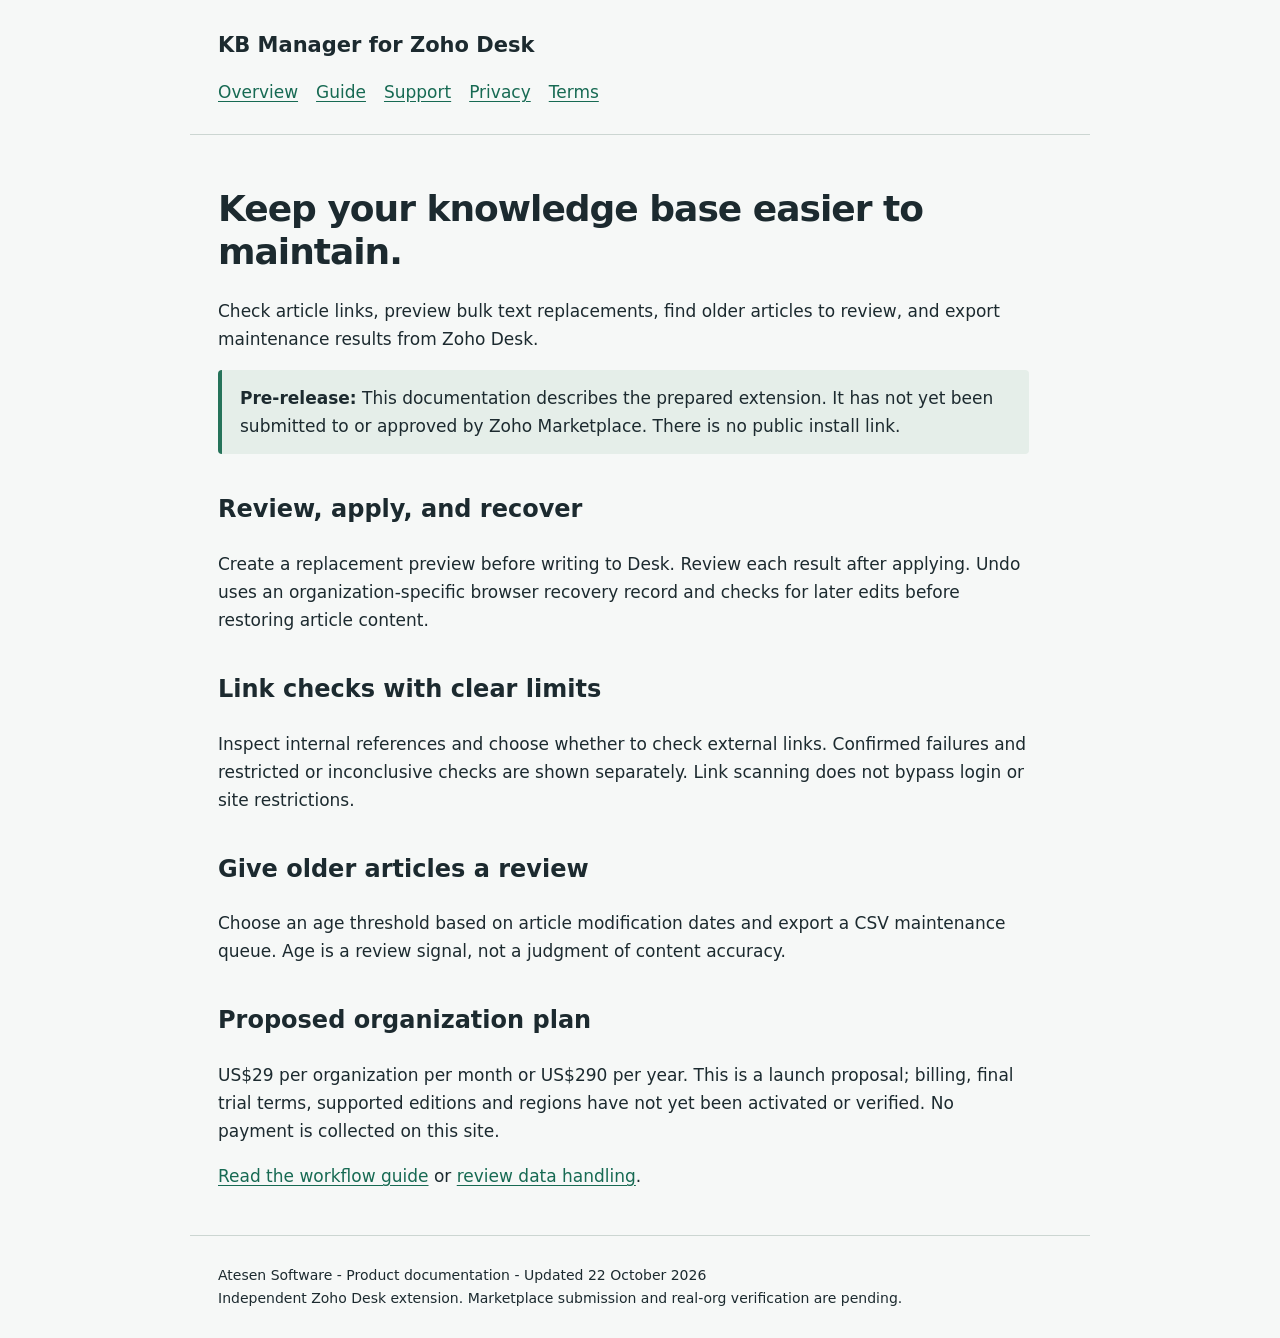
<file: index.html>
<!doctype html><html lang="en"><head><meta charset="utf-8"><meta name="viewport" content="width=device-width,initial-scale=1"><title>Overview | KB Manager for Zoho Desk</title><link rel="stylesheet" href="style.css"></head><body><header><strong>KB Manager for Zoho Desk</strong><nav aria-label="Main"><a href="index.html">Overview</a><a href="guide.html">Guide</a><a href="support.html">Support</a><a href="privacy.html">Privacy</a><a href="terms.html">Terms</a></nav></header><main><h1>Keep your knowledge base easier to maintain.</h1><p>Check article links, preview bulk text replacements, find older articles to review, and export maintenance results from Zoho Desk.</p><p class="status"><strong>Pre-release:</strong> This documentation describes the prepared extension. It has not yet been submitted to or approved by Zoho Marketplace. There is no public install link.</p><h2>Review, apply, and recover</h2><p>Create a replacement preview before writing to Desk. Review each result after applying. Undo uses an organization-specific browser recovery record and checks for later edits before restoring article content.</p><h2>Link checks with clear limits</h2><p>Inspect internal references and choose whether to check external links. Confirmed failures and restricted or inconclusive checks are shown separately. Link scanning does not bypass login or site restrictions.</p><h2>Give older articles a review</h2><p>Choose an age threshold based on article modification dates and export a CSV maintenance queue. Age is a review signal, not a judgment of content accuracy.</p><h2>Proposed organization plan</h2><p>US$29 per organization per month or US$290 per year. This is a launch proposal; billing, final trial terms, supported editions and regions have not yet been activated or verified. No payment is collected on this site.</p><p><a href="guide.html">Read the workflow guide</a> or <a href="privacy.html">review data handling</a>.</p></main><footer>Atesen Software - Product documentation - Updated 22 October 2026<br>Independent Zoho Desk extension. Marketplace submission and real-org verification are pending.</footer></body></html>
</file>
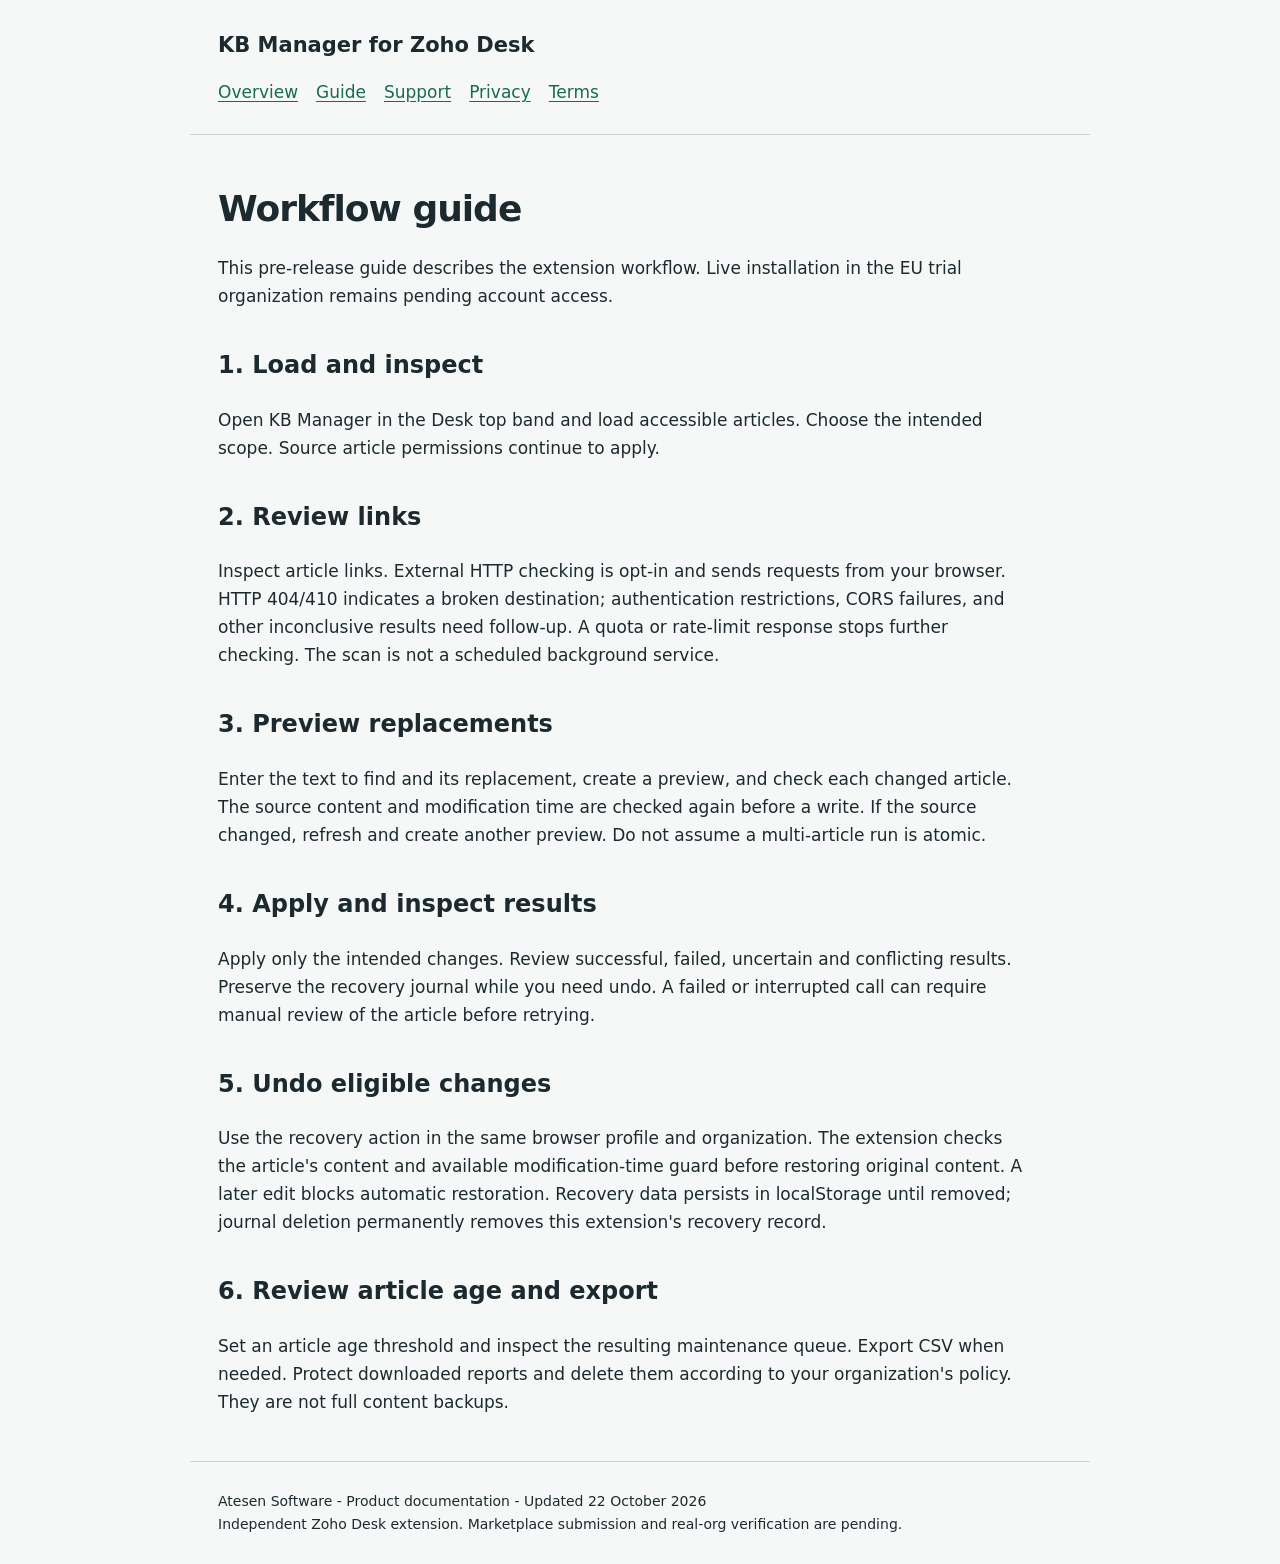
<file: guide.html>
<!doctype html><html lang="en"><head><meta charset="utf-8"><meta name="viewport" content="width=device-width,initial-scale=1"><title>Guide | KB Manager for Zoho Desk</title><link rel="stylesheet" href="style.css"></head><body><header><strong>KB Manager for Zoho Desk</strong><nav aria-label="Main"><a href="index.html">Overview</a><a href="guide.html">Guide</a><a href="support.html">Support</a><a href="privacy.html">Privacy</a><a href="terms.html">Terms</a></nav></header><main><h1>Workflow guide</h1>
<p>This pre-release guide describes the extension workflow. Live installation in the EU trial organization remains pending account access.</p>
<h2>1. Load and inspect</h2>
<p>Open KB Manager in the Desk top band and load accessible articles. Choose the intended scope. Source article permissions continue to apply.</p>
<h2>2. Review links</h2>
<p>Inspect article links. External HTTP checking is opt-in and sends requests from your browser. HTTP 404/410 indicates a broken destination; authentication restrictions, CORS failures, and other inconclusive results need follow-up. A quota or rate-limit response stops further checking. The scan is not a scheduled background service.</p>
<h2>3. Preview replacements</h2>
<p>Enter the text to find and its replacement, create a preview, and check each changed article. The source content and modification time are checked again before a write. If the source changed, refresh and create another preview. Do not assume a multi-article run is atomic.</p>
<h2>4. Apply and inspect results</h2>
<p>Apply only the intended changes. Review successful, failed, uncertain and conflicting results. Preserve the recovery journal while you need undo. A failed or interrupted call can require manual review of the article before retrying.</p>
<h2>5. Undo eligible changes</h2>
<p>Use the recovery action in the same browser profile and organization. The extension checks the article's content and available modification-time guard before restoring original content. A later edit blocks automatic restoration. Recovery data persists in localStorage until removed; journal deletion permanently removes this extension's recovery record.</p>
<h2>6. Review article age and export</h2>
<p>Set an article age threshold and inspect the resulting maintenance queue. Export CSV when needed. Protect downloaded reports and delete them according to your organization's policy. They are not full content backups.</p></main><footer>Atesen Software - Product documentation - Updated 22 October 2026<br>Independent Zoho Desk extension. Marketplace submission and real-org verification are pending.</footer></body></html>
</file>
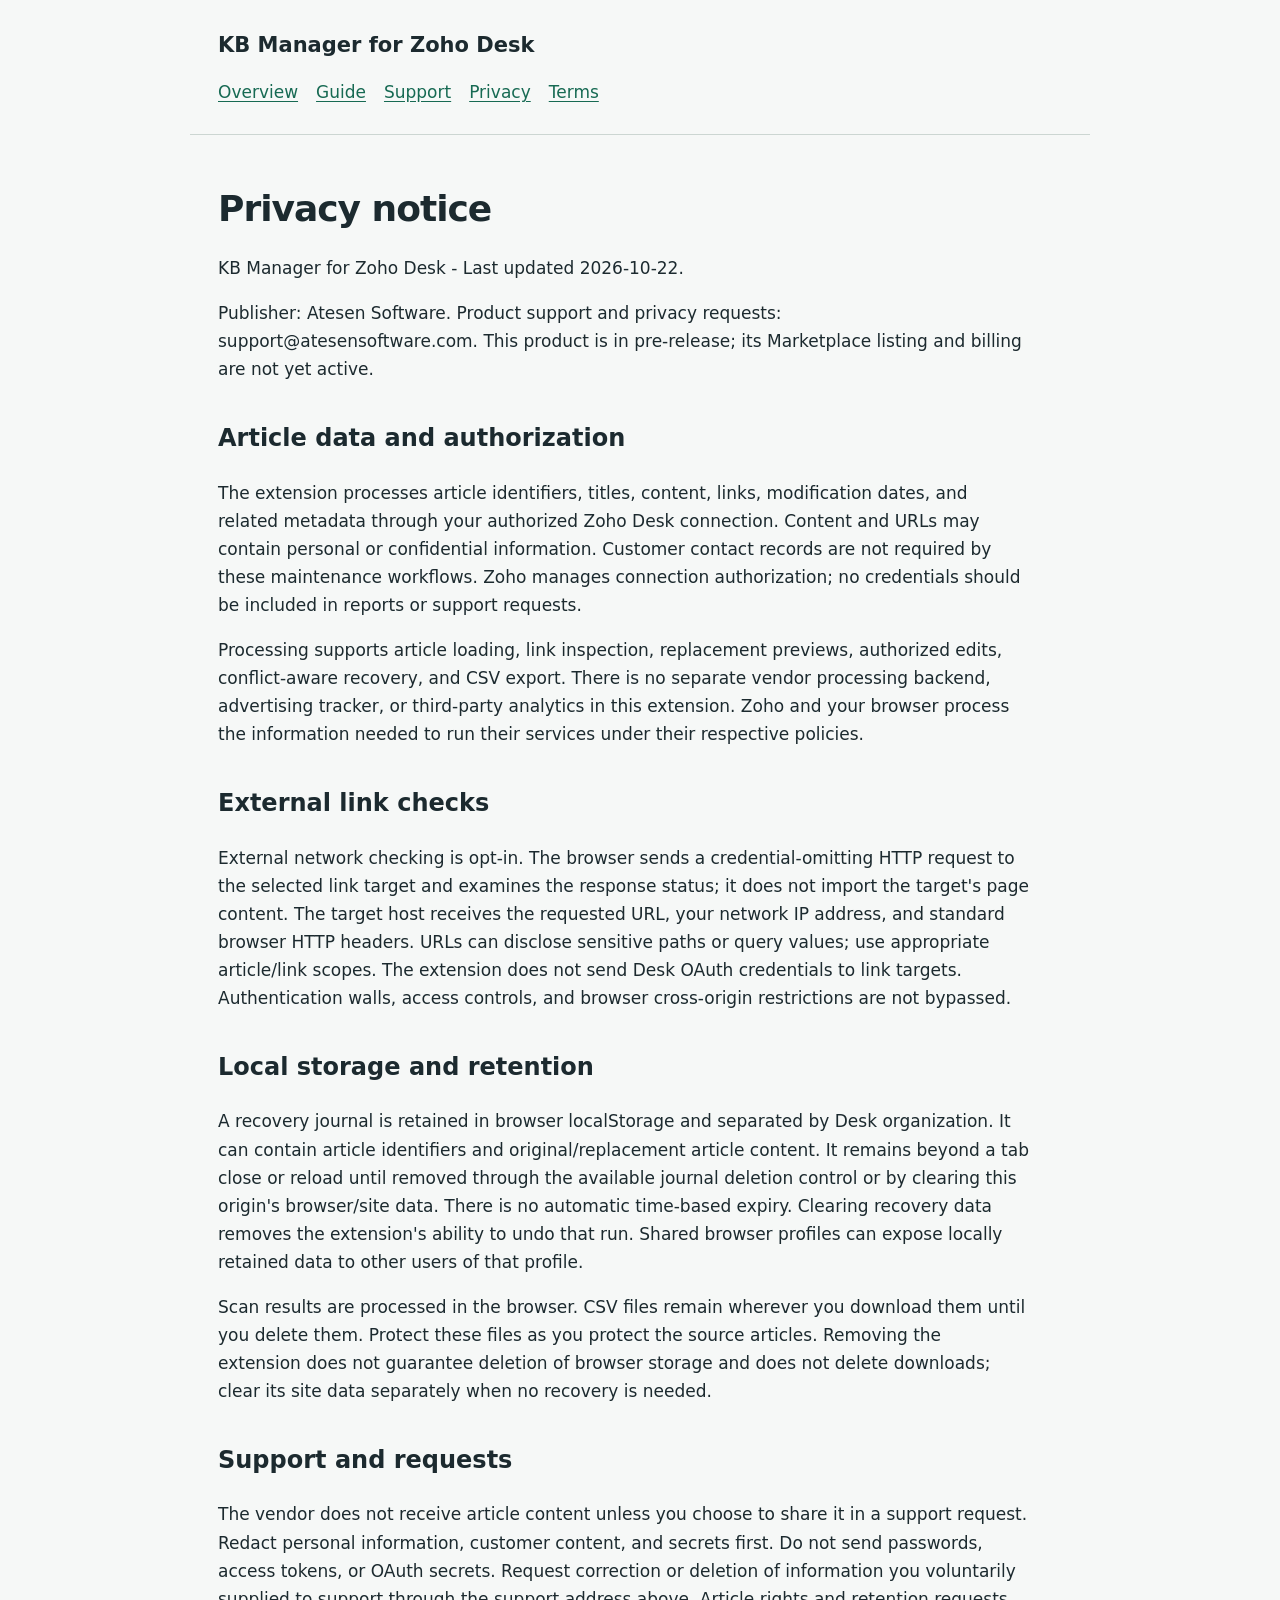
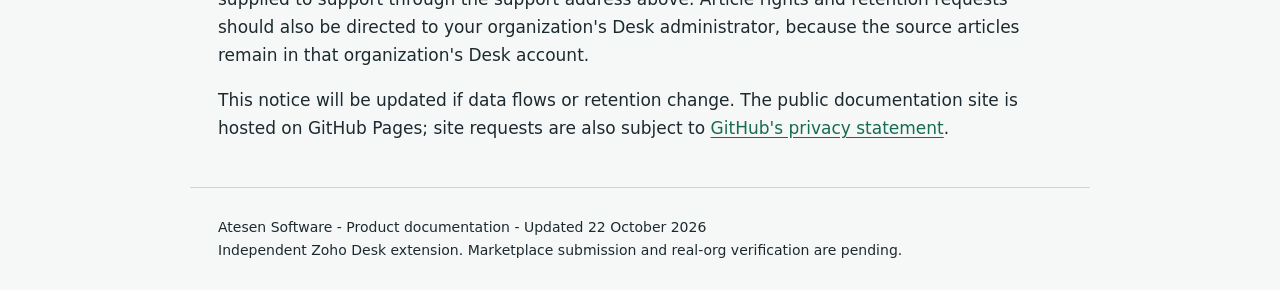
<file: privacy.html>
<!doctype html><html lang="en"><head><meta charset="utf-8"><meta name="viewport" content="width=device-width,initial-scale=1"><title>Privacy | KB Manager for Zoho Desk</title><link rel="stylesheet" href="style.css"></head><body><header><strong>KB Manager for Zoho Desk</strong><nav aria-label="Main"><a href="index.html">Overview</a><a href="guide.html">Guide</a><a href="support.html">Support</a><a href="privacy.html">Privacy</a><a href="terms.html">Terms</a></nav></header><main><h1>Privacy notice</h1>
<p>KB Manager for Zoho Desk - Last updated 2026-10-22.</p>
<p>Publisher: Atesen Software. Product support and privacy requests: support@atesensoftware.com. This product is in pre-release; its Marketplace listing and billing are not yet active.</p>
<h2>Article data and authorization</h2>
<p>The extension processes article identifiers, titles, content, links, modification dates, and related metadata through your authorized Zoho Desk connection. Content and URLs may contain personal or confidential information. Customer contact records are not required by these maintenance workflows. Zoho manages connection authorization; no credentials should be included in reports or support requests.</p>
<p>Processing supports article loading, link inspection, replacement previews, authorized edits, conflict-aware recovery, and CSV export. There is no separate vendor processing backend, advertising tracker, or third-party analytics in this extension. Zoho and your browser process the information needed to run their services under their respective policies.</p>
<h2>External link checks</h2>
<p>External network checking is opt-in. The browser sends a credential-omitting HTTP request to the selected link target and examines the response status; it does not import the target's page content. The target host receives the requested URL, your network IP address, and standard browser HTTP headers. URLs can disclose sensitive paths or query values; use appropriate article/link scopes. The extension does not send Desk OAuth credentials to link targets. Authentication walls, access controls, and browser cross-origin restrictions are not bypassed.</p>
<h2>Local storage and retention</h2>
<p>A recovery journal is retained in browser localStorage and separated by Desk organization. It can contain article identifiers and original/replacement article content. It remains beyond a tab close or reload until removed through the available journal deletion control or by clearing this origin's browser/site data. There is no automatic time-based expiry. Clearing recovery data removes the extension's ability to undo that run. Shared browser profiles can expose locally retained data to other users of that profile.</p>
<p>Scan results are processed in the browser. CSV files remain wherever you download them until you delete them. Protect these files as you protect the source articles. Removing the extension does not guarantee deletion of browser storage and does not delete downloads; clear its site data separately when no recovery is needed.</p>
<h2>Support and requests</h2>
<p>The vendor does not receive article content unless you choose to share it in a support request. Redact personal information, customer content, and secrets first. Do not send passwords, access tokens, or OAuth secrets. Request correction or deletion of information you voluntarily supplied to support through the support address above. Article rights and retention requests should also be directed to your organization's Desk administrator, because the source articles remain in that organization's Desk account.</p>
<p>This notice will be updated if data flows or retention change. The public documentation site is hosted on GitHub Pages; site requests are also subject to <a href="https://docs.github.com/en/site-policy/privacy-policies/github-general-privacy-statement">GitHub's privacy statement</a>.</p></main><footer>Atesen Software - Product documentation - Updated 22 October 2026<br>Independent Zoho Desk extension. Marketplace submission and real-org verification are pending.</footer></body></html>
</file>
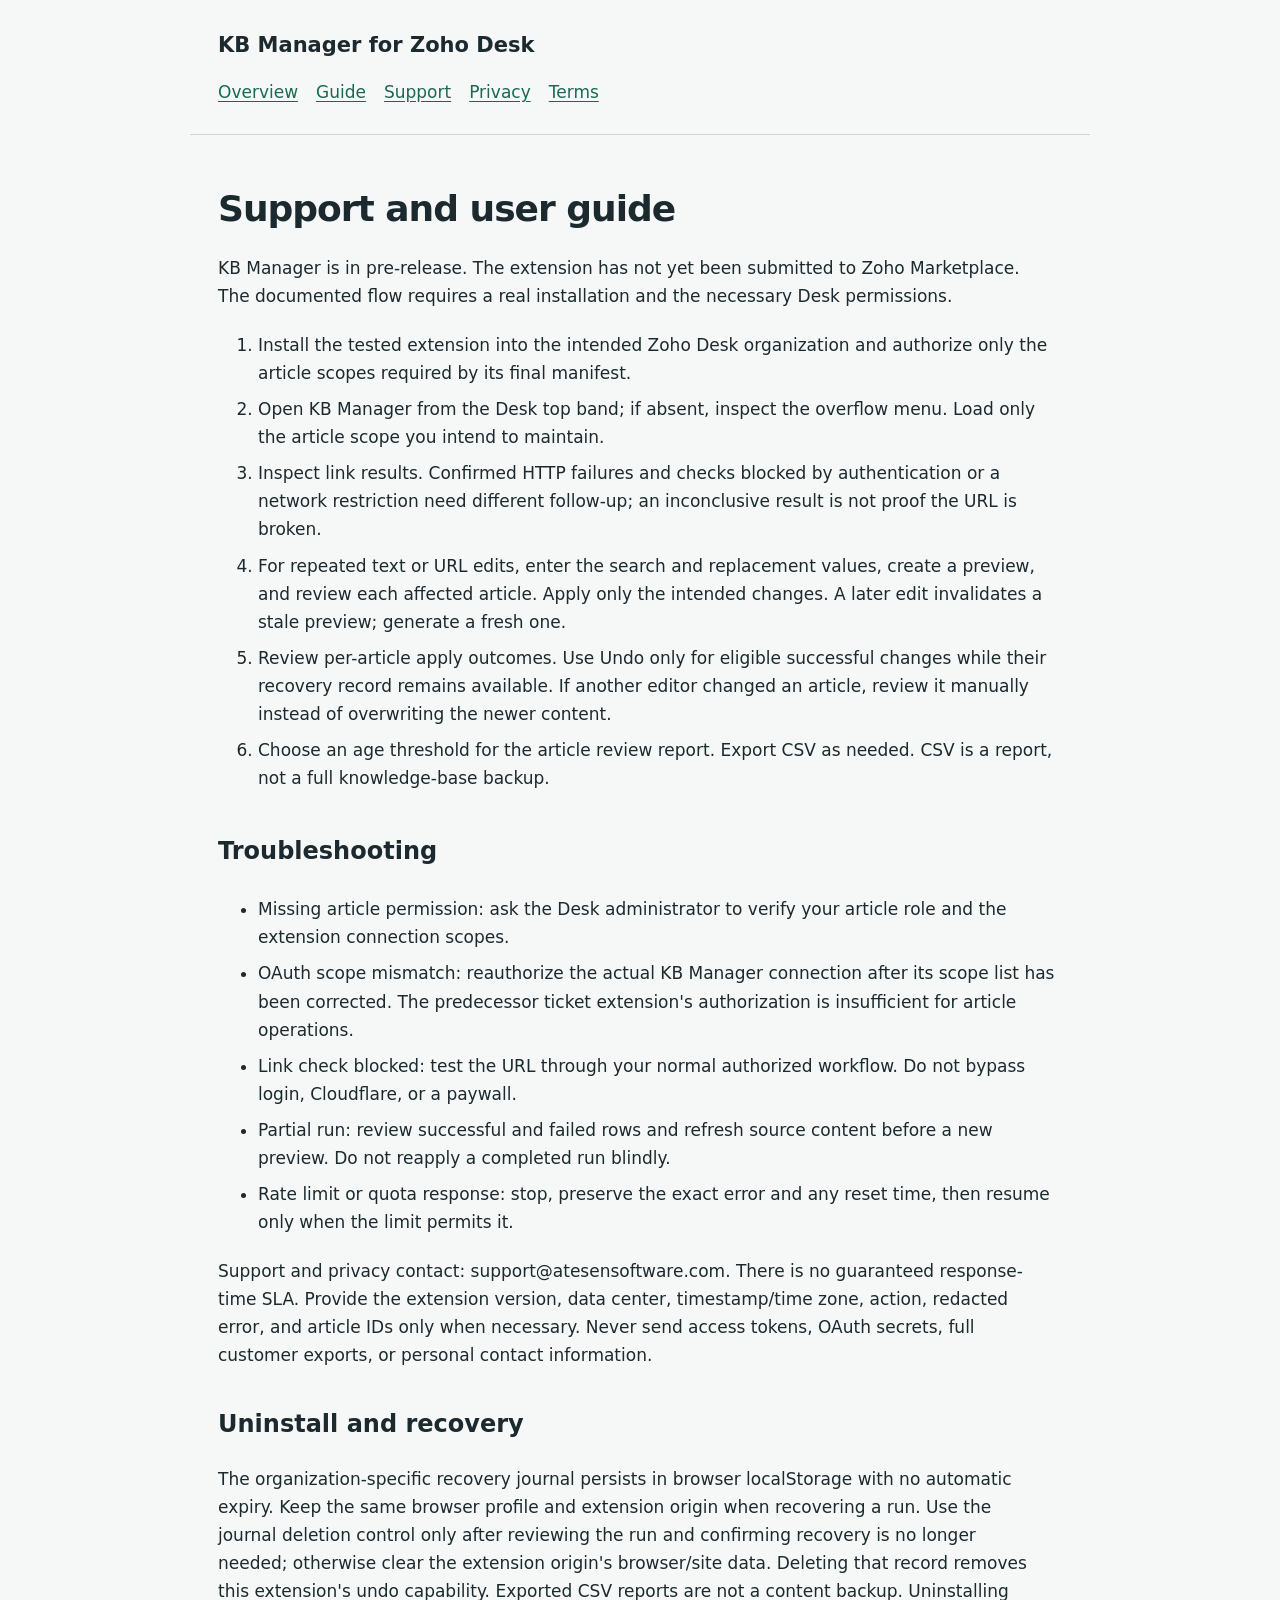
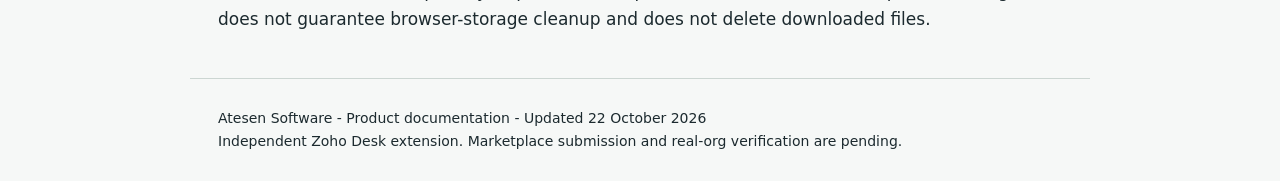
<file: support.html>
<!doctype html><html lang="en"><head><meta charset="utf-8"><meta name="viewport" content="width=device-width,initial-scale=1"><title>Support | KB Manager for Zoho Desk</title><link rel="stylesheet" href="style.css"></head><body><header><strong>KB Manager for Zoho Desk</strong><nav aria-label="Main"><a href="index.html">Overview</a><a href="guide.html">Guide</a><a href="support.html">Support</a><a href="privacy.html">Privacy</a><a href="terms.html">Terms</a></nav></header><main><h1>Support and user guide</h1>
<p>KB Manager is in pre-release. The extension has not yet been submitted to Zoho Marketplace. The documented flow requires a real installation and the necessary Desk permissions.</p>
<ol>
<li>Install the tested extension into the intended Zoho Desk organization and authorize only the article scopes required by its final manifest.</li>
<li>Open KB Manager from the Desk top band; if absent, inspect the overflow menu. Load only the article scope you intend to maintain.</li>
<li>Inspect link results. Confirmed HTTP failures and checks blocked by authentication or a network restriction need different follow-up; an inconclusive result is not proof the URL is broken.</li>
<li>For repeated text or URL edits, enter the search and replacement values, create a preview, and review each affected article. Apply only the intended changes. A later edit invalidates a stale preview; generate a fresh one.</li>
<li>Review per-article apply outcomes. Use Undo only for eligible successful changes while their recovery record remains available. If another editor changed an article, review it manually instead of overwriting the newer content.</li>
<li>Choose an age threshold for the article review report. Export CSV as needed. CSV is a report, not a full knowledge-base backup.</li>
</ol>
<h2>Troubleshooting</h2>
<ul>
<li>Missing article permission: ask the Desk administrator to verify your article role and the extension connection scopes.</li>
<li>OAuth scope mismatch: reauthorize the actual KB Manager connection after its scope list has been corrected. The predecessor ticket extension's authorization is insufficient for article operations.</li>
<li>Link check blocked: test the URL through your normal authorized workflow. Do not bypass login, Cloudflare, or a paywall.</li>
<li>Partial run: review successful and failed rows and refresh source content before a new preview. Do not reapply a completed run blindly.</li>
<li>Rate limit or quota response: stop, preserve the exact error and any reset time, then resume only when the limit permits it.</li>
</ul>
<p>Support and privacy contact: support@atesensoftware.com. There is no guaranteed response-time SLA. Provide the extension version, data center, timestamp/time zone, action, redacted error, and article IDs only when necessary. Never send access tokens, OAuth secrets, full customer exports, or personal contact information.</p>
<h2>Uninstall and recovery</h2>
<p>The organization-specific recovery journal persists in browser localStorage with no automatic expiry. Keep the same browser profile and extension origin when recovering a run. Use the journal deletion control only after reviewing the run and confirming recovery is no longer needed; otherwise clear the extension origin's browser/site data. Deleting that record removes this extension's undo capability. Exported CSV reports are not a content backup. Uninstalling does not guarantee browser-storage cleanup and does not delete downloaded files.</p></main><footer>Atesen Software - Product documentation - Updated 22 October 2026<br>Independent Zoho Desk extension. Marketplace submission and real-org verification are pending.</footer></body></html>
</file>
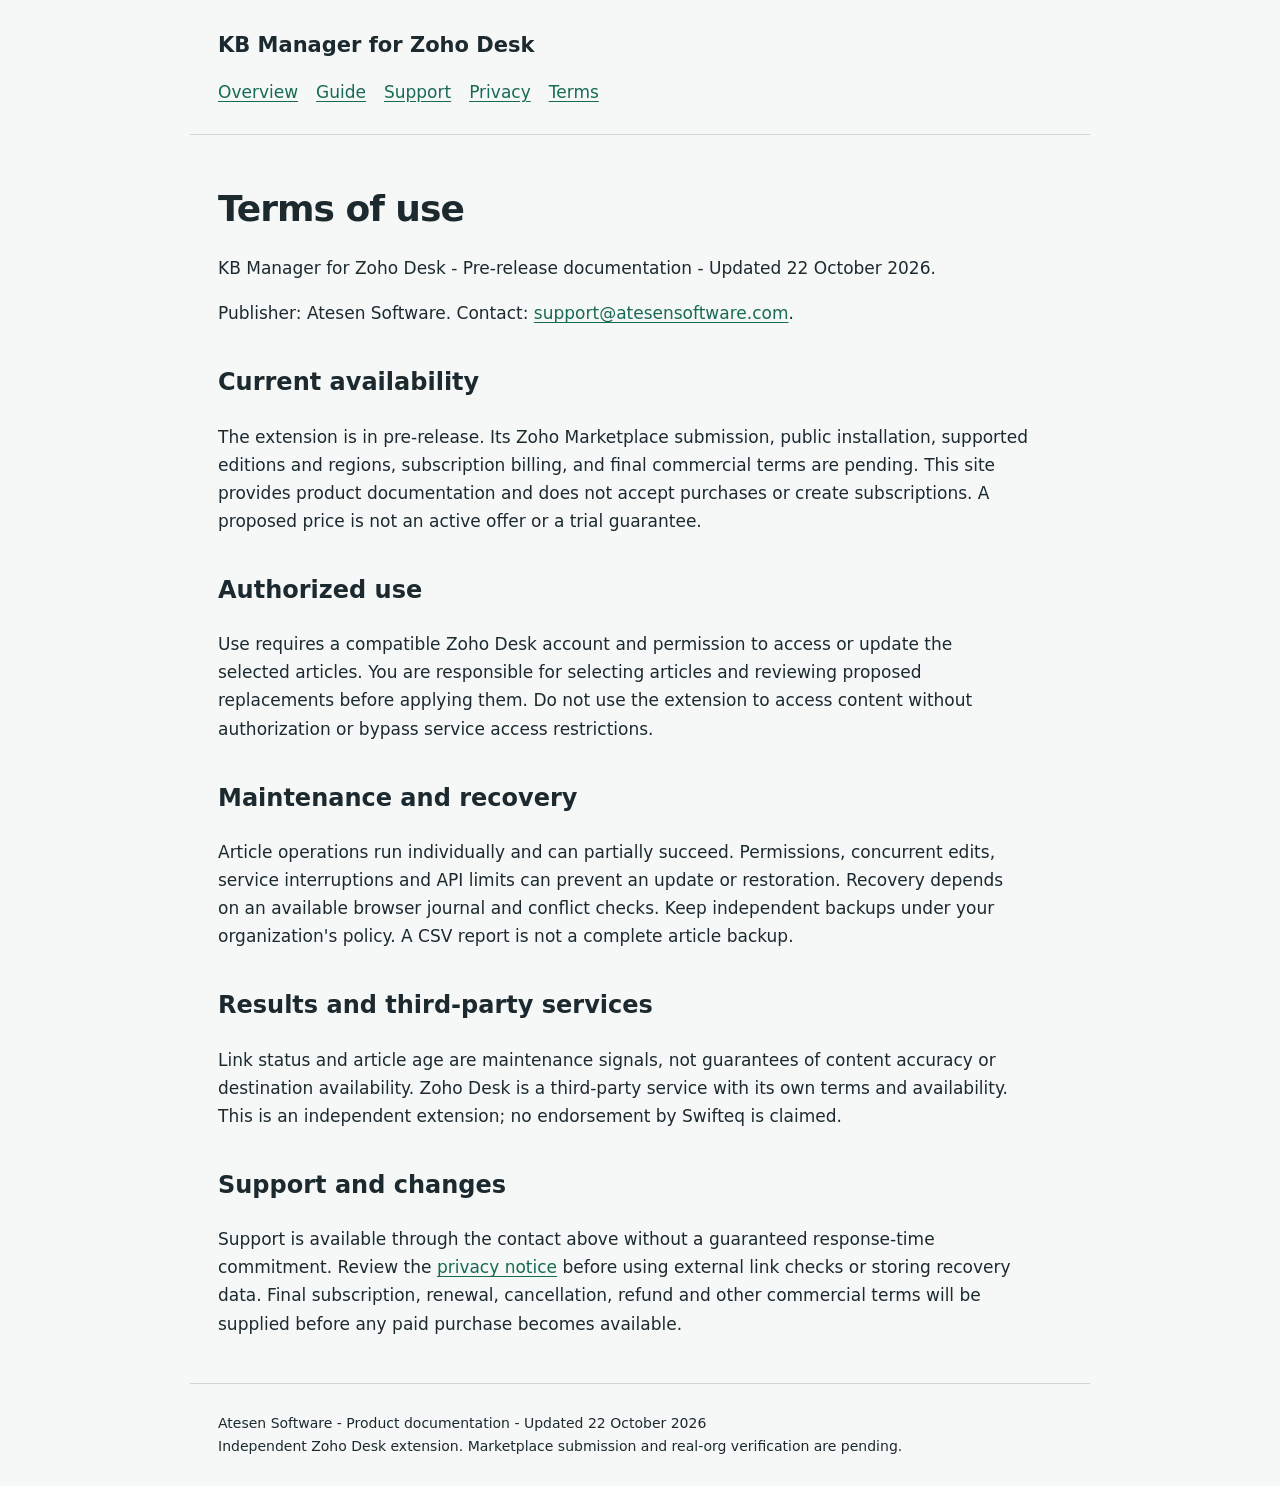
<file: terms.html>
<!DOCTYPE html>
<html lang="en"><head><meta charset="utf-8"/><meta content="width=device-width,initial-scale=1" name="viewport"/><title>Terms | KB Manager for Zoho Desk</title><link href="style.css" rel="stylesheet"/></head><body><header><strong>KB Manager for Zoho Desk</strong><nav aria-label="Main"><a href="index.html">Overview</a><a href="guide.html">Guide</a><a href="support.html">Support</a><a href="privacy.html">Privacy</a><a href="terms.html">Terms</a></nav></header><main><h1>Terms of use</h1><p>KB Manager for Zoho Desk - Pre-release documentation - Updated 22 October 2026.</p><p>Publisher: Atesen Software. Contact: <a href="mailto:support@atesensoftware.com">support@atesensoftware.com</a>.</p><h2>Current availability</h2><p>The extension is in pre-release. Its Zoho Marketplace submission, public installation, supported editions and regions, subscription billing, and final commercial terms are pending. This site provides product documentation and does not accept purchases or create subscriptions. A proposed price is not an active offer or a trial guarantee.</p><h2>Authorized use</h2><p>Use requires a compatible Zoho Desk account and permission to access or update the selected articles. You are responsible for selecting articles and reviewing proposed replacements before applying them. Do not use the extension to access content without authorization or bypass service access restrictions.</p><h2>Maintenance and recovery</h2><p>Article operations run individually and can partially succeed. Permissions, concurrent edits, service interruptions and API limits can prevent an update or restoration. Recovery depends on an available browser journal and conflict checks. Keep independent backups under your organization's policy. A CSV report is not a complete article backup.</p><h2>Results and third-party services</h2><p>Link status and article age are maintenance signals, not guarantees of content accuracy or destination availability. Zoho Desk is a third-party service with its own terms and availability. This is an independent extension; no endorsement by Swifteq is claimed.</p><h2>Support and changes</h2><p>Support is available through the contact above without a guaranteed response-time commitment. Review the <a href="privacy.html">privacy notice</a> before using external link checks or storing recovery data. Final subscription, renewal, cancellation, refund and other commercial terms will be supplied before any paid purchase becomes available.</p></main><footer>Atesen Software - Product documentation - Updated 22 October 2026<br/>Independent Zoho Desk extension. Marketplace submission and real-org verification are pending.</footer></body></html>
</file>
<file: style.css>
*{box-sizing:border-box}body{margin:0;font:17px/1.65 system-ui,sans-serif;color:#1c2a2f;background:#f6f8f7}header,main,footer{max-width:900px;margin:auto;padding:28px}header{border-bottom:1px solid #ccd6d2}header strong{font-size:21px}nav{display:flex;flex-wrap:wrap;gap:18px;margin-top:15px}a{color:#176a53;text-underline-offset:3px}main{min-height:65vh}h1{font-size:36px;line-height:1.2;letter-spacing:-1px}h2{font-size:24px;margin-top:36px}p,li{max-width:75ch}li{padding:4px 0}.status{padding:14px 18px;background:#e5eee9;border-left:4px solid #26735a;border-radius:4px}footer{font-size:14px;border-top:1px solid #ccd6d2}code{background:#e8eeeb;padding:2px 4px}table{border-collapse:collapse;display:block;overflow:auto}td,th{padding:8px;border:1px solid #ccc}@media(max-width:500px){header,main,footer{padding:20px}h1{font-size:30px}nav{gap:12px}}
</file>
